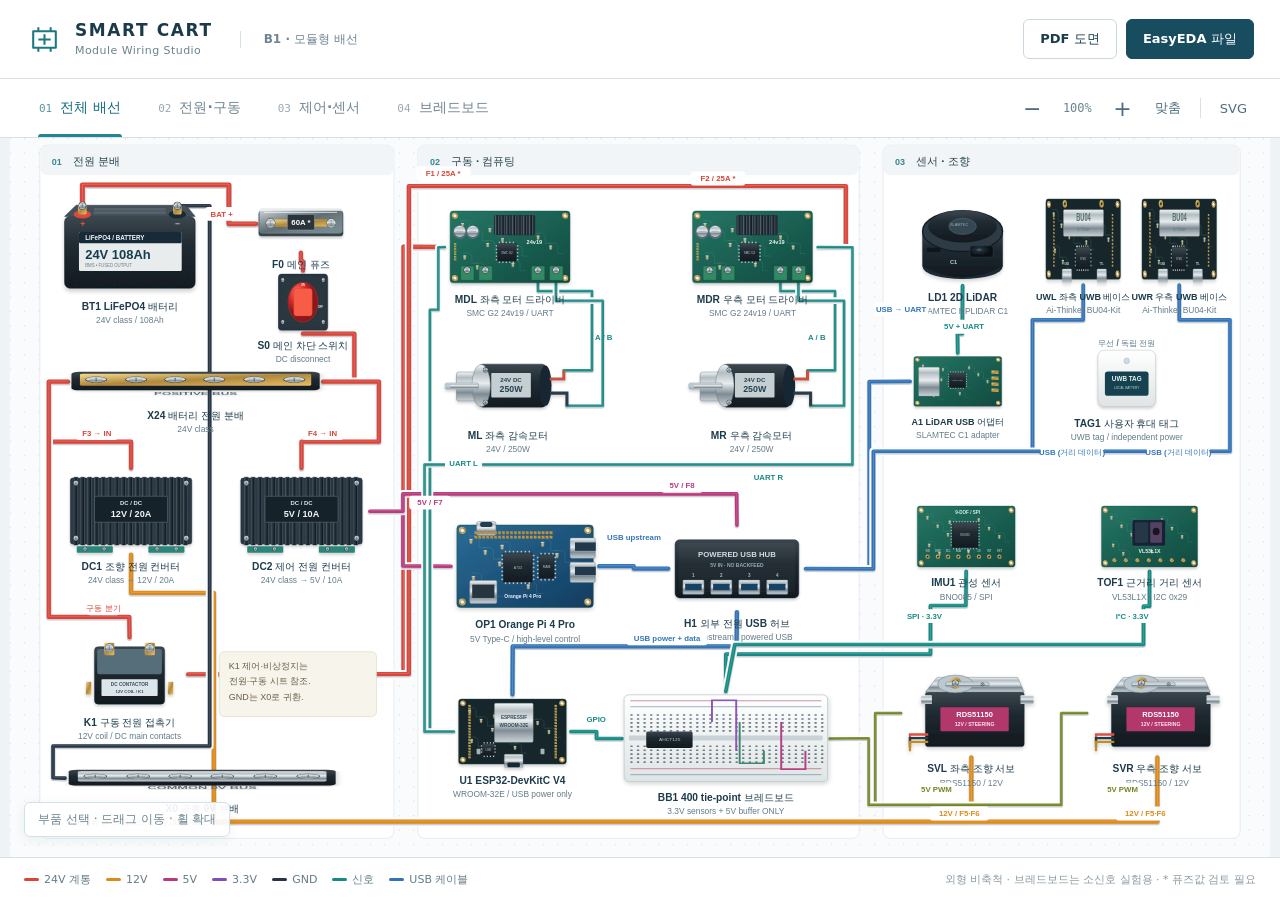
<file: index.html>
<!doctype html>
<html lang="ko"><head><meta charset="utf-8"><meta name="viewport" content="width=device-width,initial-scale=1"><meta name="theme-color" content="#153f50"><meta name="description" content="배터리·퓨즈·컨버터·브레드보드·센서로 구성한 스마트카트 모듈 배선도"><title>Smart Cart | 모듈 배선도 B1</title><link rel="icon" href="./assets/favicon.svg" type="image/svg+xml"><link rel="stylesheet" href="./css/app.css"><script defer src="./js/design.js"></script><script defer src="./js/drawings.js"></script><script defer src="./js/app.js"></script></head>
<body>
<header class="app-header"><a class="brand" href="./index.html" aria-label="스마트카트 배선도 처음으로"><svg viewBox="0 0 36 36" aria-hidden="true"><path d="M7 10h22v16H7zM12 6v4m12-4v4M12 26v4m12-4v4"/><path d="M12 18h12m-6-5v10"/></svg><span>SMART CART<small>Module Wiring Studio</small></span></a><span class="revision">B1 · 모듈형 배선</span><div class="download-actions"><a class="action" data-download="pdf" href="./downloads/Smart-Cart-Wiring-B1.pdf" download>PDF 도면</a><a class="action primary" data-download="eda" href="./downloads/Smart-Cart-B1-EDA.zip" download>EasyEDA 파일</a></div></header>
<nav class="sheetbar" aria-label="도면 선택"><div id="sheet-tabs" role="tablist"></div><div class="view-tools"><button id="zoom-out" title="축소" aria-label="도면 축소">−</button><output id="zoom-value" aria-label="확대율">100%</output><button id="zoom-in" title="확대" aria-label="도면 확대">+</button><button id="fit" title="화면 맞춤 (0)">맞춤</button><span class="tool-divider"></span><button id="save-svg" title="현재 시트의 원본 벡터 도면 저장">SVG</button></div></nav>
<main class="workspace"><div id="stage" aria-label="상호작용 배선도. 드래그로 이동하고 휠로 확대합니다." tabindex="0"><div id="svg-host"></div></div><aside id="inspector" aria-label="선택한 부품의 단자 정보" hidden><div class="inspector-top"><span id="inspect-label">COMPONENT</span><button id="close-inspector" aria-label="단자 정보 닫기">×</button></div><div id="inspect-content"></div></aside><div class="canvas-hint" id="hint">부품 선택 · 드래그 이동 · 휠 확대</div></main>
<footer class="statusbar"><div class="legend" aria-label="배선 범례"><span style="--c:#da4439">24V 계통</span><span style="--c:#df8a18">12V</span><span style="--c:#ba397c">5V</span><span style="--c:#7d50b7">3.3V</span><span style="--c:#273443">GND</span><span style="--c:#168b83">신호</span><span style="--c:#3374b8">USB 케이블</span></div><small id="status-text">외형 비축척 · 브레드보드는 소신호 실험용 · * 퓨즈값 검토 필요</small></footer>
<noscript>이 도면의 조작에는 JavaScript가 필요합니다. downloads 폴더의 PDF 또는 assets/drawings의 SVG로 열람할 수 있습니다.</noscript>
</body></html>
</file>
<file: css/app.css>
:root{font-family:"Noto Sans KR","Noto Sans CJK KR","Malgun Gothic",system-ui,sans-serif;color:#1b3b4a;background:#f3f6f8;font-synthesis:none;--line:#d6e0e5;--ink:#183e50;--accent:#147f89}*{box-sizing:border-box}body{margin:0;height:100dvh;display:flex;flex-direction:column;overflow:hidden}button,a{-webkit-tap-highlight-color:transparent}button{font:inherit;cursor:pointer}a{color:inherit;text-decoration:none}.app-header{height:79px;flex-shrink:0;background:#fff;border-bottom:1px solid var(--line);display:flex;align-items:center;padding:0 26px;gap:27px}.brand{display:flex;gap:12px;align-items:center}.brand svg{width:37px;height:37px;fill:none;stroke:#1b7883;stroke-width:2;stroke-linejoin:round}.brand>span{font-size:17px;font-weight:800;letter-spacing:1.6px;line-height:1.25}.brand small{display:block;font-size:11px;font-weight:500;letter-spacing:.45px;color:#6c828e;margin-top:3px}.revision{font-size:12px;font-weight:600;color:#718590;border-left:1px solid #d7e1e5;padding-left:23px}.download-actions{margin-left:auto;display:flex;gap:9px}.action{padding:10px 16px;border:1px solid #cbd9df;border-radius:6px;font-size:13px;font-weight:650;background:#fff}.action:hover{background:#f0f7f8}.action.primary{background:#184d60;border-color:#184d60;color:white}.action.primary:hover{background:#126176}.sheetbar{display:flex;align-items:center;min-height:59px;padding:0 23px;background:#fff;border-bottom:1px solid var(--line);flex-shrink:0;gap:12px}#sheet-tabs{display:flex;align-items:stretch;align-self:stretch;gap:5px}.tab{position:relative;background:none;border:0;padding:0 16px;color:#718591;font-size:14px;font-weight:650;white-space:nowrap}.tab .tab-number{font:11px ui-monospace,monospace;margin-right:8px;opacity:.7}.tab[aria-selected=true]{color:#116d7a}.tab[aria-selected=true]:after{position:absolute;content:"";height:3px;bottom:0;left:15px;right:15px;background:#228692;border-radius:3px 3px 0 0}.tab:hover{background:#f4f8f9}.view-tools{display:flex;gap:3px;align-items:center;margin-left:auto;white-space:nowrap}.view-tools button{border:1px solid transparent;border-radius:5px;background:transparent;color:#4d6e7f;min-width:32px;height:32px;padding:0 9px;font-size:13px}.view-tools button:hover{background:#edf4f6;border-color:#d3e0e6}.view-tools button#zoom-in,.view-tools button#zoom-out{font-size:22px}.view-tools output{font:12px ui-monospace,monospace;min-width:46px;text-align:center;color:#6b8490}.tool-divider{height:20px;border-left:1px solid var(--line);margin:0 6px}.workspace{position:relative;flex:1;min-height:0;overflow:hidden;background:#eef3f6}#stage{position:absolute;inset:0;touch-action:none;outline:none;cursor:grab}#stage.panning{cursor:grabbing}#svg-host{width:100%;height:100%}#svg-host>svg{display:block;width:100%;height:100%;user-select:none;overflow:hidden}#stage:focus-visible{outline:2px solid #2b909b;outline-offset:-2px}.component:focus-visible{outline:none}.component:focus-visible .selection-frame{stroke:#16838e;stroke-width:3;fill:#ffffff55}.canvas-hint{position:absolute;bottom:20px;left:24px;pointer-events:none;border:1px solid #d5e0e6;border-radius:6px;padding:8px 13px;font-size:12px;background:#ffffffec;color:#6d8591;box-shadow:0 3px 12px #183e5010}#inspector{position:absolute;right:18px;top:18px;width:339px;max-height:calc(100% - 36px);overflow:auto;background:#fffffff9;border:1px solid #c4d8e1;border-radius:10px;box-shadow:0 12px 40px #173e501f;padding:0 21px 22px;backdrop-filter:blur(8px)}#inspector[hidden]{display:none}.inspector-top{display:flex;align-items:center;border-bottom:1px solid #dce6eb;margin-bottom:17px;height:47px;position:sticky;top:0;background:#fff;z-index:1}.inspector-top>span{font:11px ui-monospace,monospace;font-weight:600;letter-spacing:1px;color:#49808f}.inspector-top button{margin-left:auto;border:0;background:none;font-size:25px;color:#708793;padding:0 2px}.inspect-ref{font:12px ui-monospace,monospace;color:#16818c;margin-bottom:7px}.inspect-title{margin:0 0 7px;font-size:21px;line-height:1.45;font-weight:730}.inspect-spec{font-size:13px;font-weight:600;color:#6b8491;margin:0 0 14px}.inspect-note{font-size:13px;line-height:1.8;color:#526f7e;word-break:keep-all;margin:13px 0 18px}.tag-status{display:inline-block;font-size:11px;padding:3px 8px;border-radius:4px;background:#f6f0e4;color:#906b37}.tag-status.reference{color:#267768;background:#ebf6f2}.pin-table{width:100%;border-collapse:collapse;font-size:12px;table-layout:fixed}.pin-table th{font-size:11px;text-align:left;color:#8496a0;border-bottom:1px solid #d5e1e8;padding:6px 0}.pin-table td{padding:8px 0;border-bottom:1px solid #ebf0f3;word-break:break-word}.pin-table td:first-child{padding-right:10px;font-weight:600;color:#3a5d6f}.pin-table td:last-child{font-family:ui-monospace,monospace;font-size:11px;color:#477988}.pin-table tr[data-net]{cursor:pointer}.pin-table tr[data-net]:hover{background:#edf7f8}.inspect-sub{margin:16px 0 8px;font-size:13px;font-weight:700;color:#426776}.statusbar{flex-shrink:0;min-height:43px;background:#fff;border-top:1px solid var(--line);padding:9px 24px;display:flex;align-items:center;justify-content:space-between;gap:15px}.legend{display:flex;align-items:center;gap:15px;flex-wrap:wrap}.legend span{font-size:11px;color:#637d8a;display:inline-flex;gap:5px;align-items:center;white-space:nowrap}.legend span:before{content:"";width:15px;height:3px;border-radius:3px;background:var(--c)}.statusbar small{font-size:11px;color:#8a9aa3;text-align:right}button:focus-visible,a:focus-visible{outline:2px solid #168b95;outline-offset:3px}noscript{background:#fff7e8;padding:12px;font-size:14px}@media(max-width:1050px){.revision{display:none}.app-header{height:69px;padding:0 18px}.sheetbar{padding:0 10px}.tab{padding:0 9px;font-size:13px}.tab .tab-number{display:none}.statusbar small{display:none}.legend{gap:12px}.view-tools{gap:0}}@media(max-width:650px){.app-header{height:66px;padding:0 12px;gap:8px}.brand{gap:7px}.brand svg{width:28px;height:28px}.brand>span{font-size:13px;letter-spacing:.8px}.brand small{font-size:9px;letter-spacing:0}.action{font-size:11px;padding:9px 10px}.download-actions{gap:5px}.sheetbar{flex-wrap:wrap;padding:0 8px;gap:0;min-height:87px}#sheet-tabs{height:44px;width:100%;justify-content:space-between}.tab{font-size:12px;padding:0 10px}.tab[aria-selected=true]:after{left:7px;right:7px}.view-tools{height:40px;width:100%;justify-content:flex-end}.view-tools button{height:29px}.canvas-hint{font-size:10px;padding:6px 10px;bottom:10px;left:10px}#inspector{left:10px;right:10px;top:auto;bottom:10px;width:auto;max-height:58%;padding:0 17px 17px}.statusbar{padding:8px 12px;min-height:49px}.legend{gap:7px 10px}.legend span{font-size:10px}.legend span:before{width:10px}.inspect-title{font-size:18px}}@media print{.app-header,.sheetbar,.statusbar,#inspector,.canvas-hint{display:none}body{height:auto;overflow:visible;background:#fff}.workspace{height:270mm}#stage{position:static;height:270mm}svg{width:100%!important;height:100%!important}}

#inspector:not([hidden]) ~ .canvas-hint{display:none}
</file>
